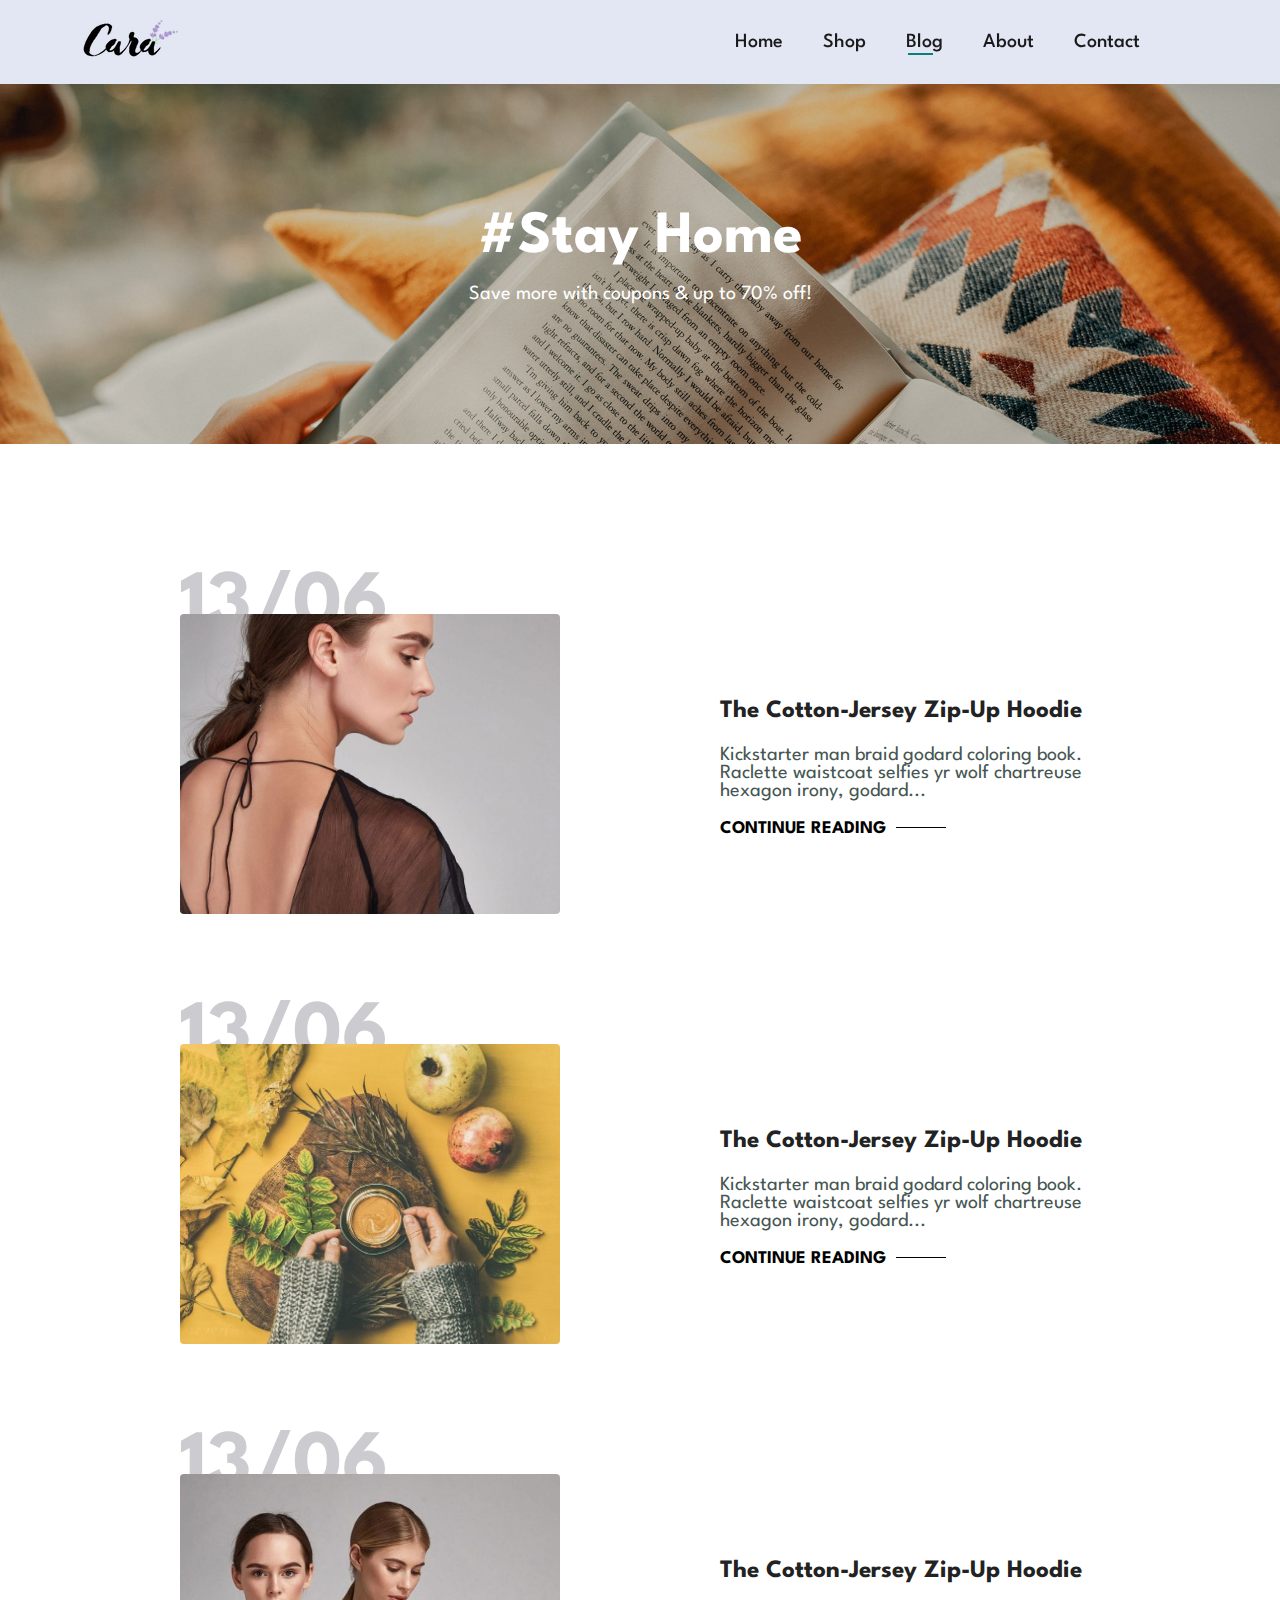
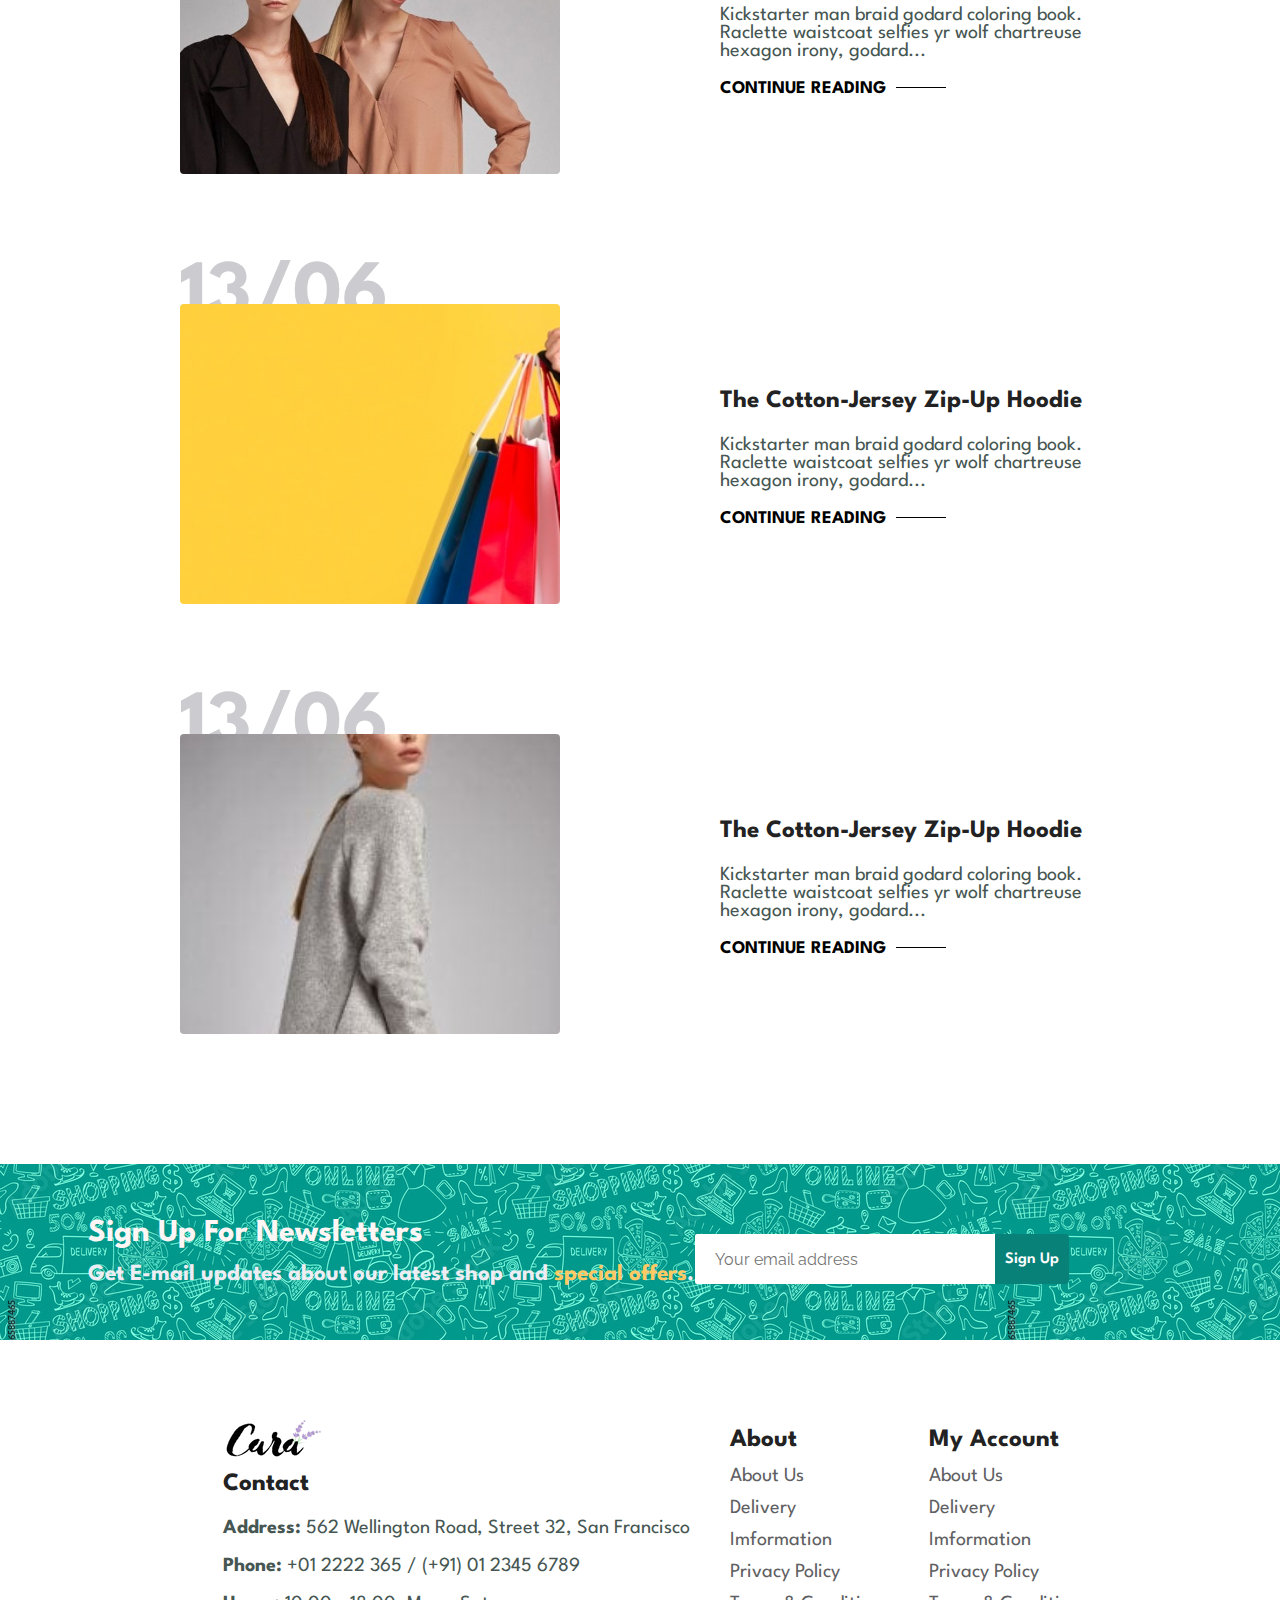
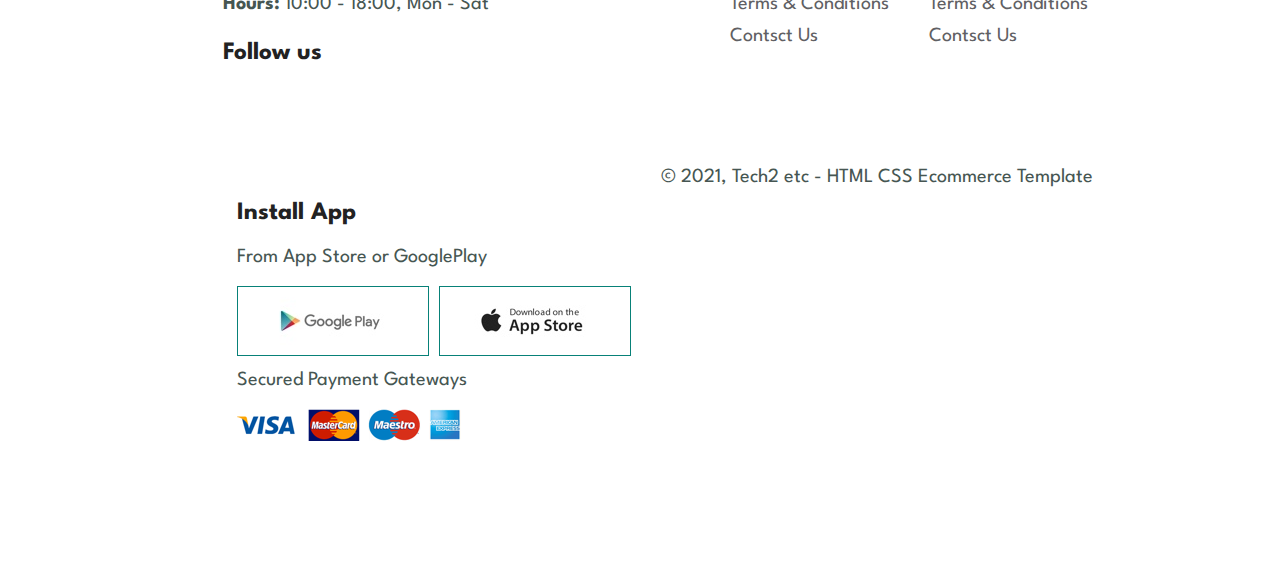
<file: blog.html>
<!DOCTYPE html>
<html lang="en">
<head>
    <meta charset="UTF-8">
    <meta name="viewport" content="width=device-width, initial-scale=1.0">
    <title>choths and style</title>
    <link rel="stylesheet" href="style.css">
    <link rel="stylesheet" href="https://cdnjs.cloudflare.com/ajax/libs/font-awesome/6.4.2/css/all.min.css" integrity="sha512-z3gLpd7yknf1YoNbCzqRKc4qyor8gaKU1qmn+CShxbuBusANI9QpRohGBreCFkKxLhei6S9CQXFEbbKuqLg0DA==" crossorigin="anonymous" referrerpolicy="no-referrer" />
    <link rel="stylesheet" href="https://fonts.googleapis.com/css2?family=Material+Symbols+Outlined:opsz,wght,FILL,GRAD@24,400,0,0" />
    <link rel="stylesheet" href="script.js">
</head>
<body>

    <!------nav section-->
    <section id="header">
        <a href="#"> <img src="images/logo.png" alt=""></a>
        <div>
            <ul id="navbar">
                <li><a href="index.html"> Home</a></li>
                <li><a  href="shop.html"> Shop</a></li>
                <li><a class="active" href="blog.html">Blog</a></li>
                <li><a href="about.html">About</a></li>
                <li><a href="contact.html">Contact</a></li>
                <li><a href="cart.html"><i class="fa-solid fa-bag-shopping"></i></a></li>
            </ul>
        </div>
    </section>
    <!---nav section-end ----->


    <!------ hero section-starts---------->
    <section id="blog-page2">
        <h1>#Stay Home</h1>
        <p>Save more with coupons & up to 70% off!</p> 
    </section>
    <!------ hero section-end---------->

    <!-------blog-boxxx-starts---------->
       <section id="blog">
        
          <div id="blog-box">
            <div class="blog-img">
                <img src="images/blogbox1.jpg" alt="">
            </div>
            <div class="blog-txt">
                <h4>The Cotton-Jersey Zip-Up Hoodie</h4>
                    <p>Kickstarter man braid godard coloring book. Raclette waistcoat selfies
                       yr wolf chartreuse hexagon irony, godard...
                    </p>
                       <a href="#">CONTINUE READING</a>
            </div>
            <div class="blog-num">
                <h1>13/06</h1>
            </div>
          </div>

          <div id="blog-box">
            <div class="blog-img">
                <img src="images/blogboxx2.jpg" alt="">
            </div>
            <div class="blog-txt">
                <h4>The Cotton-Jersey Zip-Up Hoodie</h4>
                    <p>Kickstarter man braid godard coloring book. Raclette waistcoat selfies
                       yr wolf chartreuse hexagon irony, godard...
                    </p>
                       <a href="#">CONTINUE READING</a>
            </div>
            <div class="blog-num">
                <h1>13/06</h1>
            </div>
          </div>

          <div id="blog-box">
            <div class="blog-img">
                <img src="images/blogboxx3.jpg" alt="">
            </div>
            <div class="blog-txt">
                <h4>The Cotton-Jersey Zip-Up Hoodie</h4>
                    <p>Kickstarter man braid godard coloring book. Raclette waistcoat selfies
                       yr wolf chartreuse hexagon irony, godard...
                    </p>
                       <a href="#">CONTINUE READING</a>
            </div>
            <div class="blog-num">
                <h1>13/06</h1>
            </div>
          </div>

          <div id="blog-box">
            <div class="blog-img">
                <img src="images/blogboxx4.jpg" alt="">
            </div>
            <div class="blog-txt">
                <h4>The Cotton-Jersey Zip-Up Hoodie</h4>
                    <p>Kickstarter man braid godard coloring book. Raclette waistcoat selfies
                       yr wolf chartreuse hexagon irony, godard...
                    </p>
                       <a href="#">CONTINUE READING</a>
            </div>
            <div class="blog-num">
                <h1>13/06</h1>
            </div>
          </div>

          <div id="blog-box">
            <div class="blog-img">
                <img src="images/blogboxx5.jpg" alt="">
            </div>
            <div class="blog-txt">
                <h4>The Cotton-Jersey Zip-Up Hoodie</h4>
                    <p>Kickstarter man braid godard coloring book. Raclette waistcoat selfies
                       yr wolf chartreuse hexagon irony, godard...
                    </p>
                       <a href="#">CONTINUE READING</a>
            </div>
            <div class="blog-num">
                <h1>13/06</h1>
            </div>
          </div>


          

       </section>
    <!-------blog-boxxx-end---------->

   <!--news-sec-starts-->
   <section id="news-box" class="section-p1">
    <div class="news-text">
        <h2>Sign Up For Newsletters</h2>
        <h5>Get E-mail updates about our latest shop and <span>special offers</span>.</h5>
    </div>
    <div class="news-input">
        <input type="text" placeholder="Your email address">
        <button class="ban">Sign Up</button>
    </div>
   </section>
   <!--news-sec-end-->

   <!---footer-sec-starts----->
   <footer id="footer-sec">
    <div class="col coll23">
      <img src="images/logo.png" alt="">
      <h4>Contact</h4>
       <p><strong>Address: </strong> 562 Wellington Road, Street 32, San Francisco</p> 
       <p><strong>Phone:</strong> +01 2222 365 / (+91) 01 2345 6789</p>
       <p><strong>Hours:</strong> 10:00 - 18:00, Mon - Sat</p>
     <div class="follow">
       <h4>Follow us</h4>
       <div class="icon">
            <i class="fab fa-facebook-f"></i>
            <i class="fab fa-twitter"></i>
            <i class="fab fa-instagram"></i>
            <i class="fab fa-pinterest-p"></i>
            <i class="fab fa-youtube"></i>
        </div>
     </div>
    </div>

    <div class="col  coll23">
        <h4>About</h4>
            <ul>
                <li><a href="">About Us</a></li>
                <li><a href="">Delivery</a></li>
                <li><a href="">Imformation</a></li>
                <li><a href="">Privacy Policy</a></li>
                <li><a href="">Terms & Conditions</a></li>
                <li><a href="">Contsct Us</a></li>

            </ul>
    </div>

    <div class="col coll23">
        <h4>My Account</h4>
            <ul>
                <li><a href="">About Us</a></li>
                <li><a href="">Delivery</a></li>
                <li><a href="">Imformation</a></li>
                <li><a href="">Privacy Policy</a></li>
                <li><a href="">Terms & Conditions</a></li>
                <li><a href="">Contsct Us</a></li>

            </ul>
    </div>

    <div class="col  coll23 ">
        <h4>Install App</h4>
        <p>From App Store or GooglePlay</p>
        <div class="col2">
            <img src="images/play.jpg" alt="" class="img-pad">
            <img src="images/app.jpg" alt="" class="img-pad">
        </div>
        <p> Secured Payment Gateways</p>
        <img src="images/pay.png" alt="">
    </div>
    <div class="copy">
        <p>© 2021, Tech2 etc - HTML CSS Ecommerce Template</p>
    </div>

</footer>





</body>
</html>
</file>
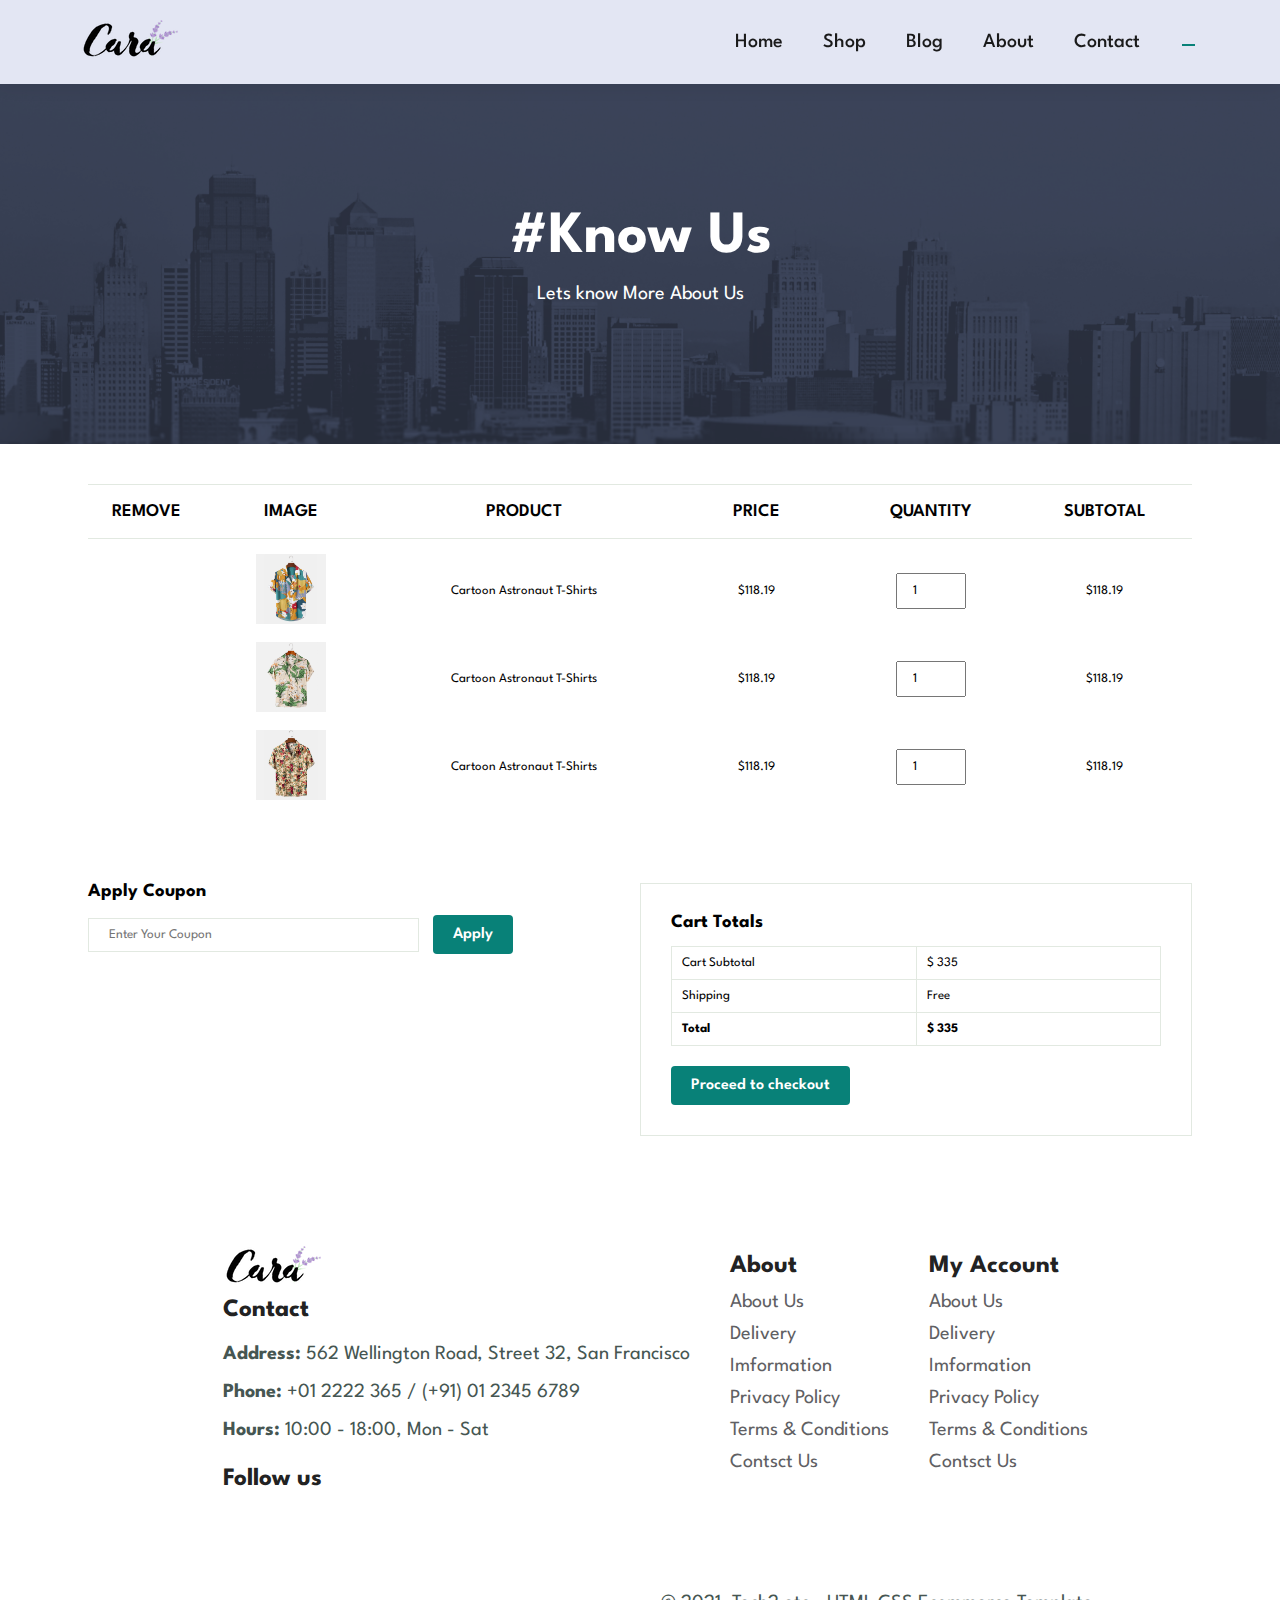
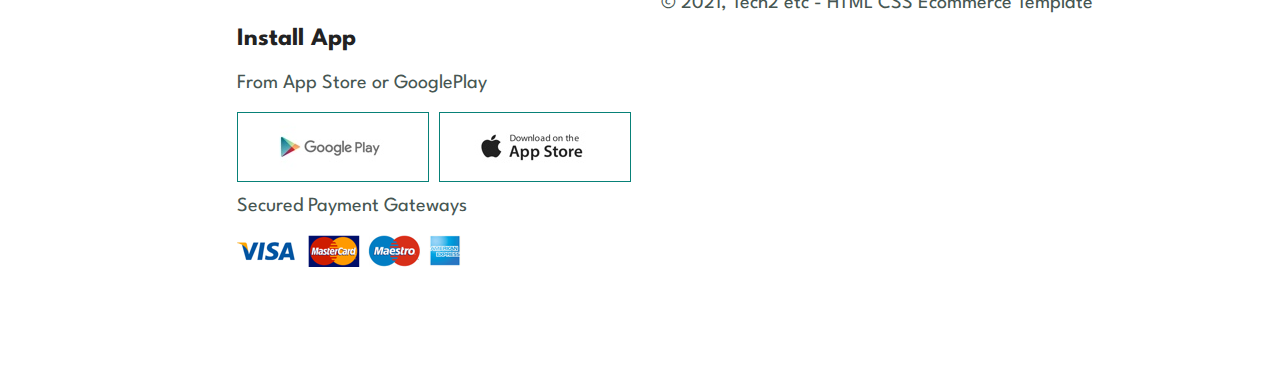
<file: cart.html>
<!DOCTYPE html>
<html lang="en">
<head>
    <meta charset="UTF-8">
    <meta name="viewport" content="width=device-width, initial-scale=1.0">
    <title>choths and style</title>
    <link rel="stylesheet" href="style.css">
    <link rel="stylesheet" href="https://cdnjs.cloudflare.com/ajax/libs/font-awesome/6.4.2/css/all.min.css" integrity="sha512-z3gLpd7yknf1YoNbCzqRKc4qyor8gaKU1qmn+CShxbuBusANI9QpRohGBreCFkKxLhei6S9CQXFEbbKuqLg0DA==" crossorigin="anonymous" referrerpolicy="no-referrer" />
    <link rel="stylesheet" href="https://fonts.googleapis.com/css2?family=Material+Symbols+Outlined:opsz,wght,FILL,GRAD@24,400,0,0" />
    <link rel="stylesheet" href="script.js">
</head>
<body>

    <!------nav section-->
    <section id="header">
        <a href="#"> <img src="images/logo.png" alt=""></a>
        <div>
            <ul id="navbar">
                <li><a href="index.html"> Home</a></li>
                <li><a  href="shop.html"> Shop</a></li>
                <li><a href="blog.html">Blog</a></li>
                <li><a href="about.html">About</a></li>
                <li><a  href="contact.html">Contact</a></li>
                <li><a  class="active"  href=""><i class="fa-solid fa-bag-shopping"></i></a></li>
            </ul>
        </div>
    </section>
    <!---nav section-end ----->


    <!------ hero section-starts---------->
    <section id="blog-page22">
        <h1>#Know Us</h1>
        <p>Lets know More About Us</p> 
    </section>
    <!------ hero section-end---------->
    <!------cart page starts ------>
    <section id="cart" class="section-p1">
        <table width="100%">
            <thead>
                    <tr>
                            <td>Remove</td>
                            <td>Image</td>
                            <td>Product</td>
                            <td>Price</td>
                            <td>Quantity</td>
                            <td>Subtotal</td>
                    </tr>
            </thead>

            <tbody>
                <tr>
                    <td><a href="#"><i class="far fa-times-circle"></i></a></td>
                    <td><img src="images/f1.jpg" alt=""></td>
                    <td>Cartoon Astronaut T-Shirts</td>
                    <td>$118.19</td>
                    <td><input type="number" value="1"></td>
                    <td>$118.19</td>
                </tr>

                <tr>
                    <td><a href="#"><i class="far fa-times-circle"></i></a></td>
                    <td><img src="images/f2.jpg" alt=""></td>
                    <td>Cartoon Astronaut T-Shirts</td>
                    <td>$118.19</td>
                    <td><input type="number" value="1"></td>
                    <td>$118.19</td>
                </tr>

                <tr>
                    <td><a href="#"><i class="far fa-times-circle"></i></a></td>
                    <td><img src="images/f3.jpg" alt=""></td>
                    <td>Cartoon Astronaut T-Shirts</td>
                    <td>$118.19</td>
                    <td><input type="number" value="1"></td>
                    <td>$118.19</td>
                </tr>
            </tbody>
            
        </table>
    </section>

    <!--------coupon sec------------>
    <section id="cart-add" class="section-p1">
        <div id="coupon">
              <h3>Apply Coupon</h3>
            <div>
                <input type="text" placeholder="Enter Your Coupon">
                <button class="normal">Apply</button>
            </div>
        </div>
        

        <div id="subtotal">
            <h3>Cart Totals</h3>
            <table>
                <tr>
                    <td>Cart Subtotal</td>
                    <td>$ 335</td>
                </tr>
                    <tr>
                        <td>Shipping</td>
                        <td>Free</td>
                    </tr>
                        <tr>
                            <td><strong>Total</strong></td>
                            <td><strong>$ 335</strong></td>
                        </tr>
            </table>
            <button class="normal">Proceed to checkout</button>
        </div>
    </section>







   <!---footer-sec-starts----->
   <footer id="footer-sec">
    <div class="col coll23">
      <img src="images/logo.png" alt="">
      <h4>Contact</h4>
       <p><strong>Address: </strong> 562 Wellington Road, Street 32, San Francisco</p> 
       <p><strong>Phone:</strong> +01 2222 365 / (+91) 01 2345 6789</p>
       <p><strong>Hours:</strong> 10:00 - 18:00, Mon - Sat</p>
     <div class="follow">
       <h4>Follow us</h4>
       <div class="icon">
            <i class="fab fa-facebook-f"></i>
            <i class="fab fa-twitter"></i>
            <i class="fab fa-instagram"></i>
            <i class="fab fa-pinterest-p"></i>
            <i class="fab fa-youtube"></i>
        </div>
     </div>
    </div>

    <div class="col  coll23">
        <h4>About</h4>
            <ul>
                <li><a href="">About Us</a></li>
                <li><a href="">Delivery</a></li>
                <li><a href="">Imformation</a></li>
                <li><a href="">Privacy Policy</a></li>
                <li><a href="">Terms & Conditions</a></li>
                <li><a href="">Contsct Us</a></li>

            </ul>
    </div>

    <div class="col coll23">
        <h4>My Account</h4>
            <ul>
                <li><a href="">About Us</a></li>
                <li><a href="">Delivery</a></li>
                <li><a href="">Imformation</a></li>
                <li><a href="">Privacy Policy</a></li>
                <li><a href="">Terms & Conditions</a></li>
                <li><a href="">Contsct Us</a></li>

            </ul>
    </div>

    <div class="col  coll23 ">
        <h4>Install App</h4>
        <p>From App Store or GooglePlay</p>
        <div class="col2">
            <img src="images/play.jpg" alt="" class="img-pad">
            <img src="images/app.jpg" alt="" class="img-pad">
        </div>
        <p> Secured Payment Gateways</p>
        <img src="images/pay.png" alt="">
    </div>
    <div class="copy">
        <p>© 2021, Tech2 etc - HTML CSS Ecommerce Template</p>
    </div>

</footer>





</body>
</html>
</file>
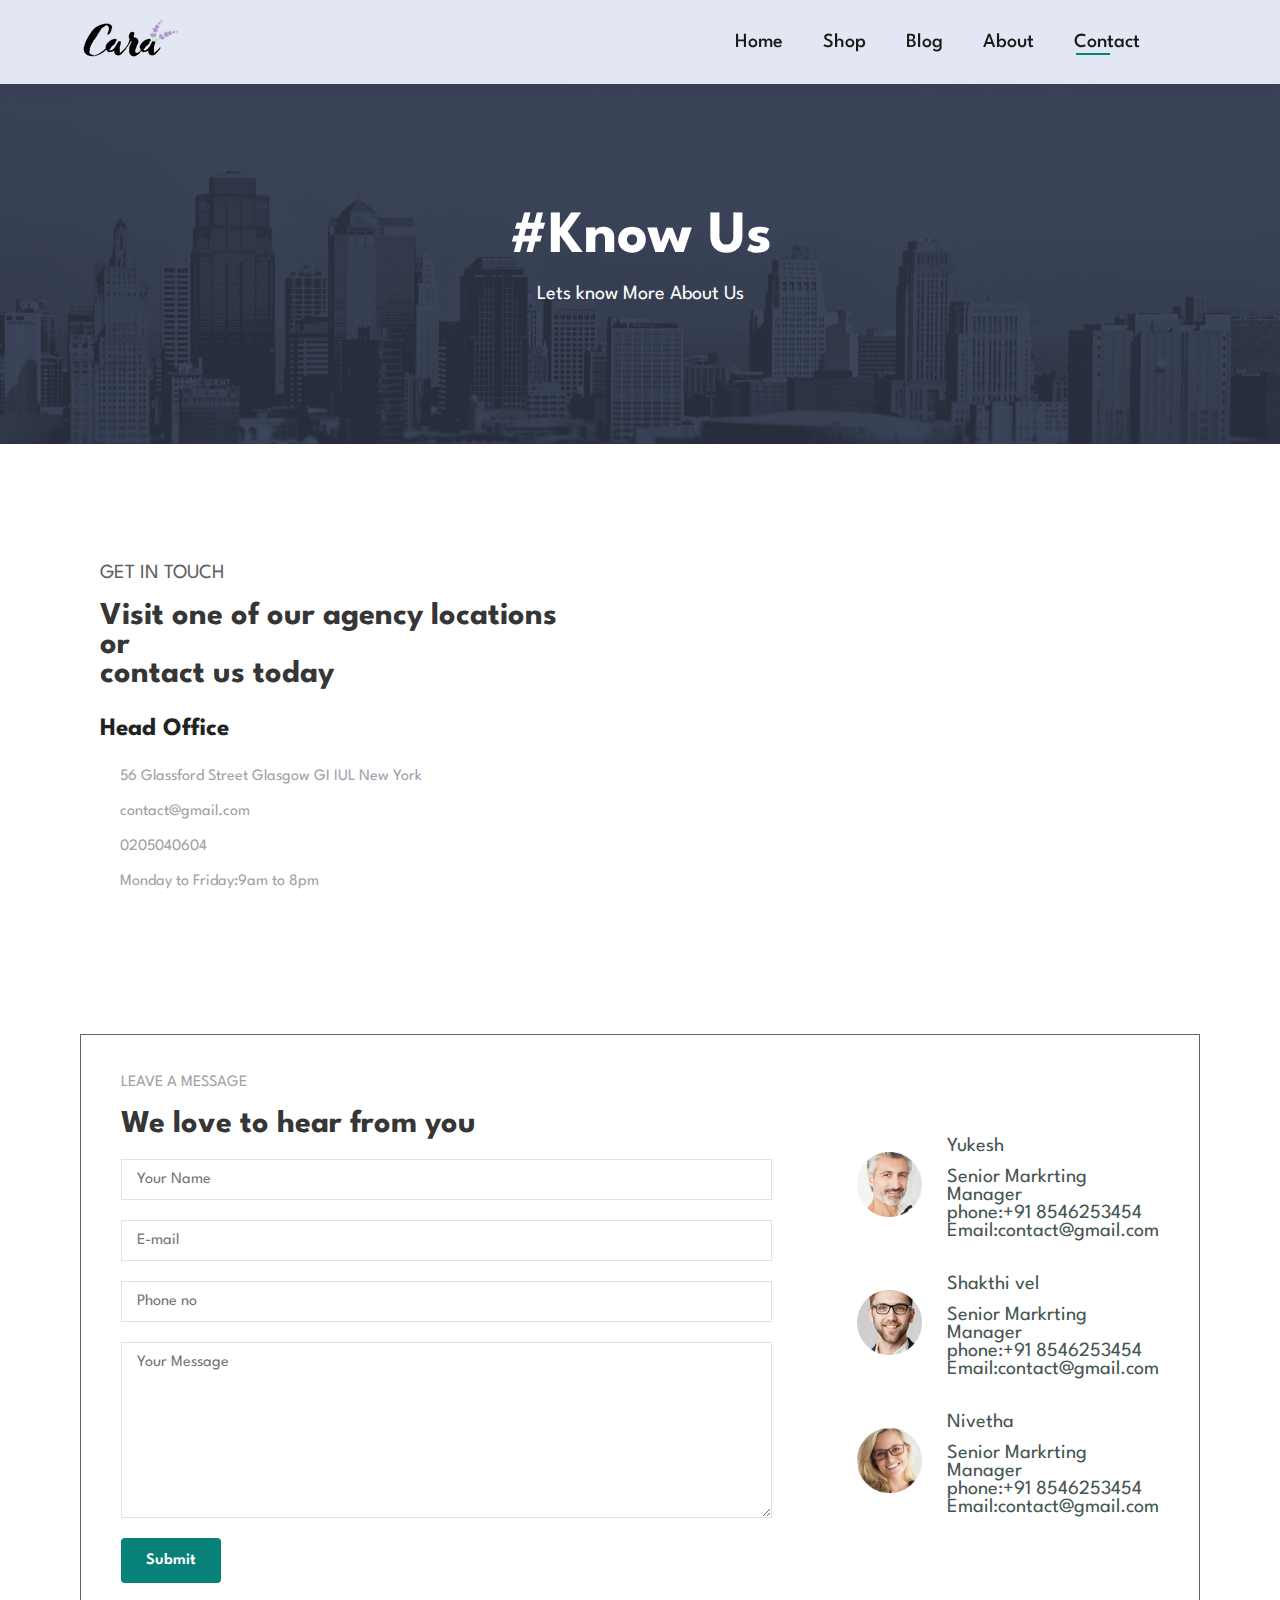
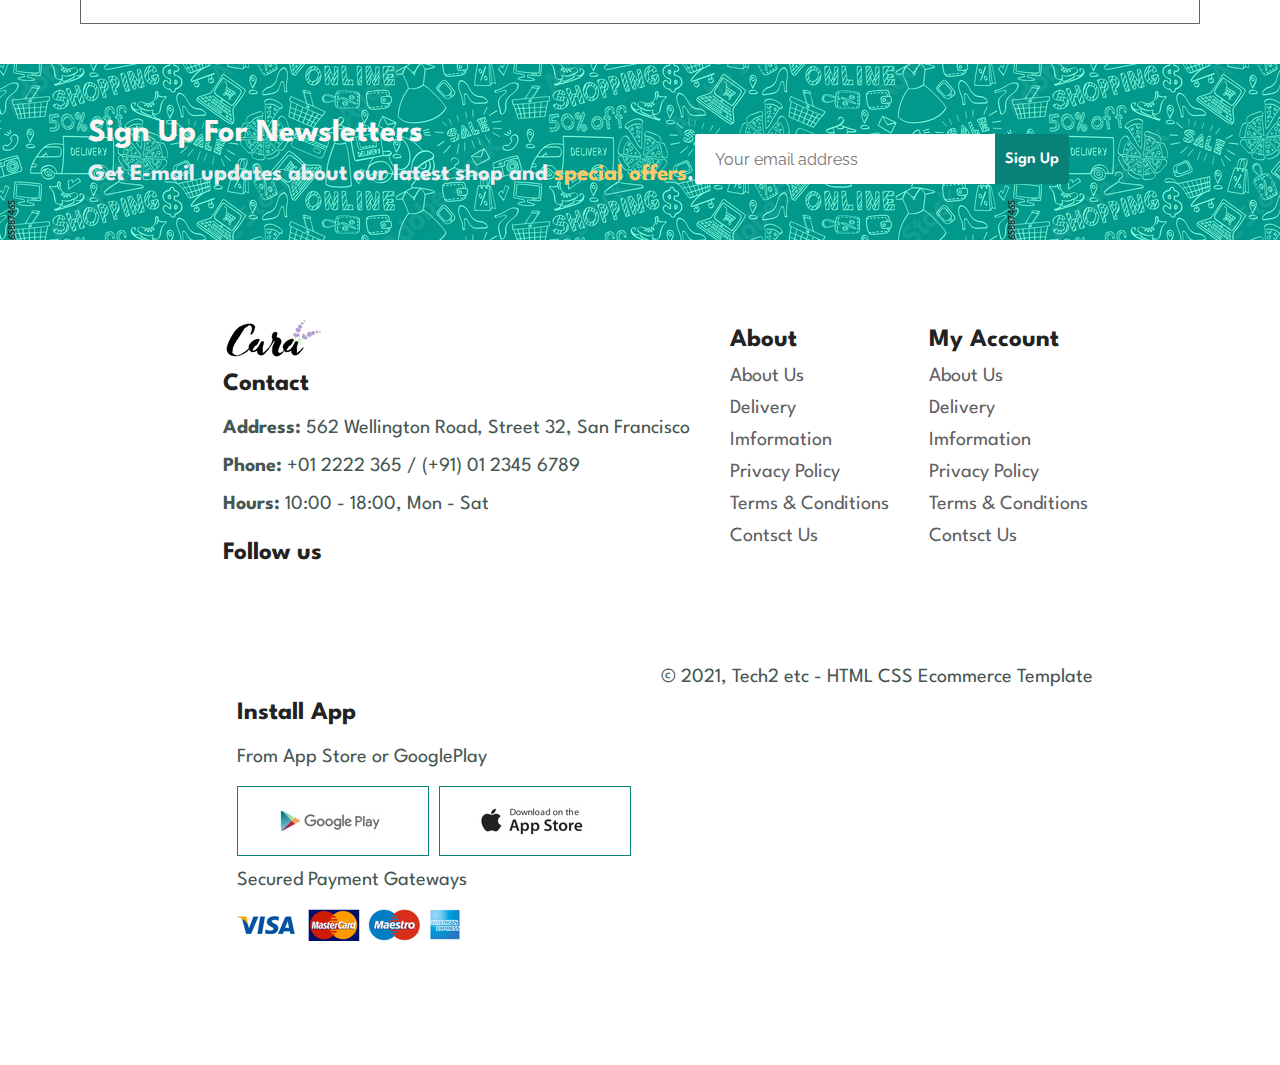
<file: contact.html>
<!DOCTYPE html>
<html lang="en">
<head>
    <meta charset="UTF-8">
    <meta name="viewport" content="width=device-width, initial-scale=1.0">
    <title>choths and style</title>
    <link rel="stylesheet" href="style.css">
    <link rel="stylesheet" href="https://cdnjs.cloudflare.com/ajax/libs/font-awesome/6.4.2/css/all.min.css" integrity="sha512-z3gLpd7yknf1YoNbCzqRKc4qyor8gaKU1qmn+CShxbuBusANI9QpRohGBreCFkKxLhei6S9CQXFEbbKuqLg0DA==" crossorigin="anonymous" referrerpolicy="no-referrer" />
    <link rel="stylesheet" href="https://fonts.googleapis.com/css2?family=Material+Symbols+Outlined:opsz,wght,FILL,GRAD@24,400,0,0" />
    <link rel="stylesheet" href="script.js">
</head>
<body>

    <!------nav section-->
    <section id="header">
        <a href="#"> <img src="images/logo.png" alt=""></a>
        <div>
            <ul id="navbar">
                <li><a href="index.html"> Home</a></li>
                <li><a  href="shop.html"> Shop</a></li>
                <li><a href="blog.html">Blog</a></li>
                <li><a href="about.html">About</a></li>
                <li><a  class="active" href="contact.html">Contact</a></li>
                <li><a href="cart.html"><i class="fa-solid fa-bag-shopping"></i></a></li>
            </ul>
        </div>
    </section>
    <!---nav section-end ----->


    <!------ hero section-starts---------->
    <section id="blog-page22">
        <h1>#Know Us</h1>
        <p>Lets know More About Us</p> 
    </section>
    <!------ hero section-end---------->

    <!-----contact-box ------>
    <section id="Contact-container">
      <div class="contact-box">
        <div class="contact-txt">
            <h5>GET IN TOUCH</h5>
            <h3> Visit one of our agency locations or <br> contact us today</h3>
            <h4>Head Office</h4>
            <h6> <i class="fa-regular fa-map"></i> 56 Glassford Street Glasgow GI IUL New York</h6>
            <h6><i class="fa-regular fa-envelope"></i>contact@gmail.com</h6>
            <h6><i class="fa-solid fa-phone"></i>0205040604</h6>
            <h6><i class="fa-regular fa-clock"></i>Monday to Friday:9am to 8pm</h6>
        </div>
        <div class="map">
            <iframe src="https://www.google.com/maps/embed?pb=!1m18!1m12!1m3!1d124396.41118166446!2d80.08291709726561!3d13.010955600000003!2m3!1f0!2f0!3f0!3m2!1i1024!2i768!4f13.1!3m3!1m2!1s0x3a52679fd80e657f%3A0x9727dde0ba49c84e!2sAnna%20University!5e0!3m2!1sen!2sin!4v1705407818468!5m2!1sen!2sin" width="600" height="450" style="border:0;" allowfullscreen="" loading="lazy" referrerpolicy="no-referrer-when-downgrade"></iframe>
        </div>
      </div>
    </section>

    <!------form-sec--start---------->
    <section id="form-details">
        <form action="">
        <span>LEAVE A MESSAGE</span>
        <h3>We love to hear from you</h3>
        <input type="text" placeholder="Your Name">
        <input type="text" placeholder="E-mail">
        <input type="text" placeholder="Phone no">
        <textarea name="" id="" cols="30" rows="10" placeholder="Your Message"></textarea>
        <button class="normal22">Submit</button>
        </form>

       <div id="ppl-box">
        <div class="people-box">
            <img src="images/ppl1.png" alt="">
            <p><span>Yukesh</span> Senior Markrting Manager <br> phone:+91 8546253454<br> 
            Email:contact@gmail.com <br></p>
        </div>

        <div class="people-box">
            <img src="images/ppl2.png" alt="">
            <p><span>Shakthi vel</span> Senior Markrting Manager <br> phone:+91 8546253454 <br>
            Email:contact@gmail.com <br></p>
        </div>

        <div class="people-box">
            <img src="images/ppl3.png" alt="">
            <p><span>Nivetha</span> Senior Markrting Manager <br> phone:+91 8546253454 <br>
            Email:contact@gmail.com <br></p>
        </div>
       </div>
    </section>

   <!--news-sec-starts-->
   <section id="news-box" class="section-p1">
    <div class="news-text">
        <h2>Sign Up For Newsletters</h2>
        <h5>Get E-mail updates about our latest shop and <span>special offers</span>.</h5>
    </div>
    <div class="news-input">
        <input type="text" placeholder="Your email address">
        <button class="ban">Sign Up</button>
    </div>
   </section>
   <!--news-sec-end-->

   <!---footer-sec-starts----->
   <footer id="footer-sec">
    <div class="col coll23">
      <img src="images/logo.png" alt="">
      <h4>Contact</h4>
       <p><strong>Address: </strong> 562 Wellington Road, Street 32, San Francisco</p> 
       <p><strong>Phone:</strong> +01 2222 365 / (+91) 01 2345 6789</p>
       <p><strong>Hours:</strong> 10:00 - 18:00, Mon - Sat</p>
     <div class="follow">
       <h4>Follow us</h4>
       <div class="icon">
            <i class="fab fa-facebook-f"></i>
            <i class="fab fa-twitter"></i>
            <i class="fab fa-instagram"></i>
            <i class="fab fa-pinterest-p"></i>
            <i class="fab fa-youtube"></i>
        </div>
     </div>
    </div>

    <div class="col  coll23">
        <h4>About</h4>
            <ul>
                <li><a href="">About Us</a></li>
                <li><a href="">Delivery</a></li>
                <li><a href="">Imformation</a></li>
                <li><a href="">Privacy Policy</a></li>
                <li><a href="">Terms & Conditions</a></li>
                <li><a href="">Contsct Us</a></li>

            </ul>
    </div>

    <div class="col coll23">
        <h4>My Account</h4>
            <ul>
                <li><a href="">About Us</a></li>
                <li><a href="">Delivery</a></li>
                <li><a href="">Imformation</a></li>
                <li><a href="">Privacy Policy</a></li>
                <li><a href="">Terms & Conditions</a></li>
                <li><a href="">Contsct Us</a></li>

            </ul>
    </div>

    <div class="col  coll23 ">
        <h4>Install App</h4>
        <p>From App Store or GooglePlay</p>
        <div class="col2">
            <img src="images/play.jpg" alt="" class="img-pad">
            <img src="images/app.jpg" alt="" class="img-pad">
        </div>
        <p> Secured Payment Gateways</p>
        <img src="images/pay.png" alt="">
    </div>
    <div class="copy">
        <p>© 2021, Tech2 etc - HTML CSS Ecommerce Template</p>
    </div>

</footer>





</body>
</html>
</file>
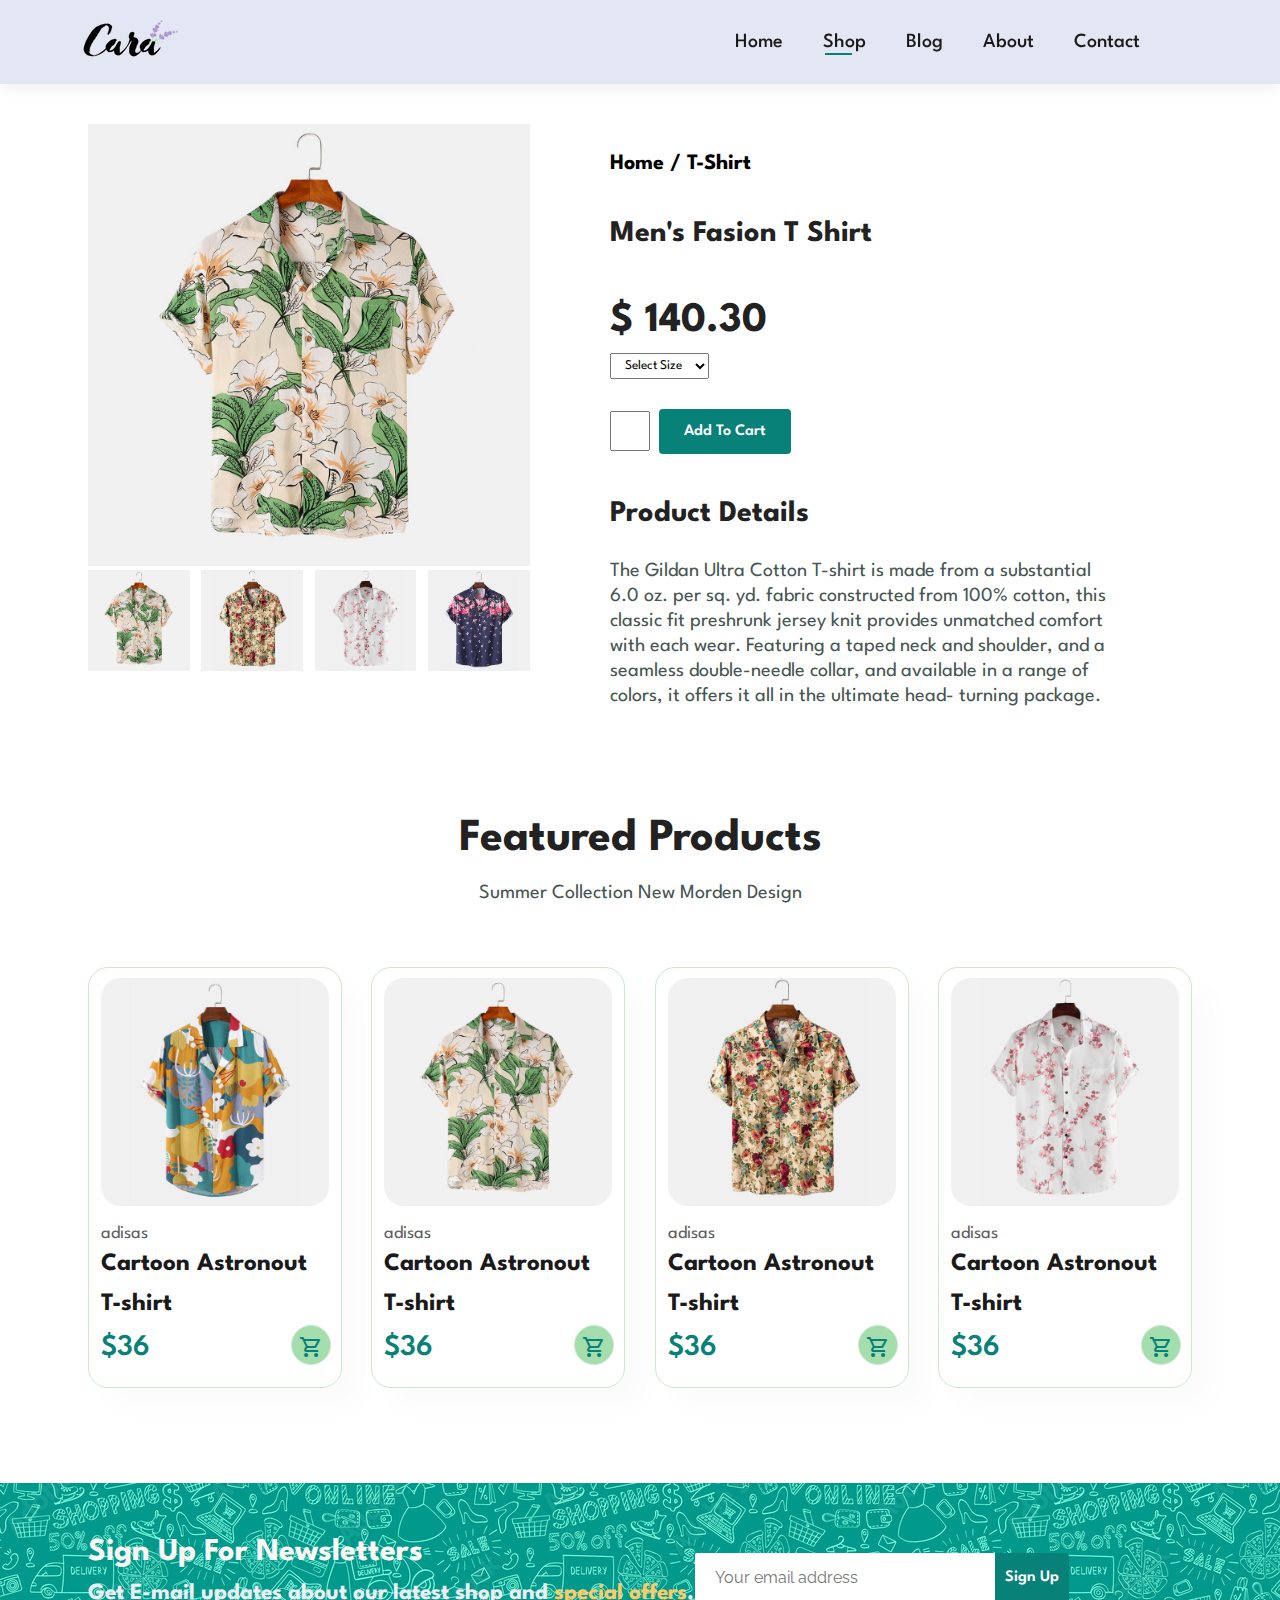
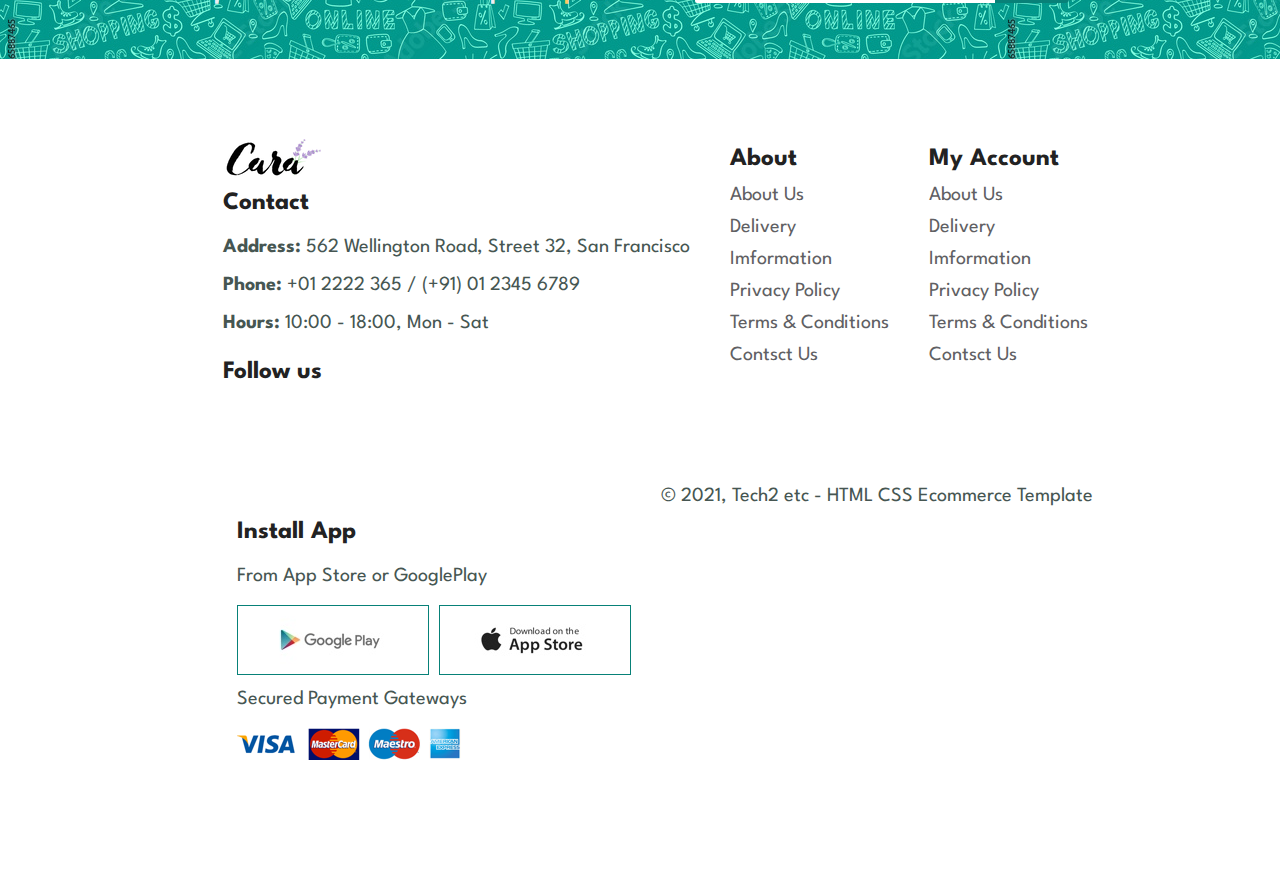
<file: smlproduct.html>
<!DOCTYPE html>
<html lang="en">
<head>
    <meta charset="UTF-8">
    <meta name="viewport" content="width=device-width, initial-scale=1.0">
    <title>choths and style</title>
    <link rel="stylesheet" href="style.css">
    <link rel="stylesheet" href="script.js">
    <link rel="stylesheet" href="https://cdnjs.cloudflare.com/ajax/libs/font-awesome/6.4.2/css/all.min.css" integrity="sha512-z3gLpd7yknf1YoNbCzqRKc4qyor8gaKU1qmn+CShxbuBusANI9QpRohGBreCFkKxLhei6S9CQXFEbbKuqLg0DA==" crossorigin="anonymous" referrerpolicy="no-referrer" />
    <link rel="stylesheet" href="https://fonts.googleapis.com/css2?family=Material+Symbols+Outlined:opsz,wght,FILL,GRAD@24,400,0,0" />
</head>
<body>

    <!------nav section-->
    <section id="header">
        <a href="#"> <img src="images/logo.png" alt=""></a>
        <div>
            <ul id="navbar">
                <li><a href="index.html"> Home</a></li>
                <li><a class="active" href="shop.html"> Shop</a></li>
                <li><a href="blog.html">Blog</a></li>
                <li><a href="about.html">About</a></li>
                <li><a href="contact.html">Contact</a></li>
                <li><a href="cart.html"><i class="fa-solid fa-bag-shopping"></i></a></li>
            </ul>
        </div>
    </section>
    <!---nav section-end ----->

    <!---single-product-starts-->

<section id="product-single" class=" section-p1">
    <div class="product-box3">
        <img src="images/f2.jpg"  alt="" width="100%" id="main-img">
        <div class="sml-box">
            <div class="small-img">
                <img src="images/f2.jpg"  alt="" width="100%" class="smallimg">
            </div>

            <div class="small-img">
                <img src="images/f3.jpg"  alt="" width="100%" class="smallimg">
            </div>

            <div class="small-img">
                <img src="images/f4.jpg"  alt="" width="100%" class="smallimg">
            </div>

            <div class="small-img">
                <img src="images/f5.jpg"  alt="" width="100%" class="smallimg">
            </div>
        </div>
    </div>


    <div class="pro-details">
        <h3>Home / T-Shirt</h3>
        <h2>Men's Fasion T Shirt</h2>
        <h1>$ 140.30</h1>
        <select>
            <option value="medium">Select Size</option>
            <option value="medium">Small</option>
            <option value="medium">Large</option>
            <option value="medium">Medium</option>
            <option value="medium">XL</option>
            <option value="medium">XXL</option>
        </select>

        <input type="number">
        <button class="normal22">Add To Cart</button>
        <h2>Product Details</h2>
        <p>The Gildan Ultra Cotton T-shirt is made from a substantial
             6.0 oz. per sq. yd. fabric constructed from 100% cotton, 
             this classic fit preshrunk jersey knit provides unmatched comfort with each wear. Featuring a taped neck and shoulder,
             and a seamless double-needle collar, and available in 
             a range of colors, it offers it all in the ultimate head- turning package.</p>
    </div>
</section>
    <!---single-product-end-->

     <!---product-box-starts------>
     <section id="product1" class="section-p1">
        <h2>Featured Products</h2>
        <p>Summer Collection New Morden Design</p>
        <div class="product-box">
            <div class="pro">
                <img src="images/f1.jpg" alt="">
                <div class="dis">
                    <span>adisas</span>
                    <h4>Cartoon Astronout T-shirt</h4>
                    <div class="stars">
                        <i class="fa-solid fa-star"></i>
                        <i class="fa-solid fa-star"></i>
                        <i class="fa-solid fa-star"></i>
                        <i class="fa-solid fa-star"></i>
                        <i class="fa-regular fa-star"></i>
                    </div>
                    <h3>$36</h3>
                </div>
 
              <a href=""><span class="material-symbols-outlined">shopping_cart  </span></a>  
            </div>

            <div class="pro">
                <img src="images/f2.jpg" alt="">
                <div class="dis">
                    <span>adisas</span>
                    <h4>Cartoon Astronout T-shirt</h4>
                    <div class="stars">
                        <i class="fa-solid fa-star"></i>
                        <i class="fa-solid fa-star"></i>
                        <i class="fa-solid fa-star"></i>
                        <i class="fa-solid fa-star"></i>
                        <i class="fa-regular fa-star"></i>
                    </div>
                    <h3>$36</h3>
                </div>
 
              <a href=""><span class="material-symbols-outlined">shopping_cart  </span></a>  
            </div>

            <div class="pro">
                <img src="images/f3.jpg" alt="">
                <div class="dis">
                    <span>adisas</span>
                    <h4>Cartoon Astronout T-shirt</h4>
                    <div class="stars">
                        <i class="fa-solid fa-star"></i>
                        <i class="fa-solid fa-star"></i>
                        <i class="fa-solid fa-star"></i>
                        <i class="fa-solid fa-star"></i>
                        <i class="fa-regular fa-star"></i>
                    </div>
                    <h3>$36</h3>
                </div>
 
              <a href=""><span class="material-symbols-outlined">shopping_cart  </span></a>  
            </div>

            <div class="pro">
                <img src="images/f4.jpg" alt="">
                <div class="dis">
                    <span>adisas</span>
                    <h4>Cartoon Astronout T-shirt</h4>
                    <div class="stars">
                        <i class="fa-solid fa-star"></i>
                        <i class="fa-solid fa-star"></i>
                        <i class="fa-solid fa-star"></i>
                        <i class="fa-solid fa-star"></i>
                        <i class="fa-regular fa-star"></i>
                    </div>
                    <h3>$36</h3>
                </div>
 
              <a href=""><span class="material-symbols-outlined">shopping_cart  </span></a>  
            </div>

        
         </div>

  </section>
   <!-----product-box-end------->

   <!--news-sec-starts-->
   <section id="news-box" class="section-p1">
    <div class="news-text">
        <h2>Sign Up For Newsletters</h2>
        <h5>Get E-mail updates about our latest shop and <span>special offers</span>.</h5>
    </div>
    <div class="news-input">
        <input type="text" placeholder="Your email address">
        <button class="ban">Sign Up</button>
    </div>
   </section>
   <!--news-sec-end-->

   <!---footer-sec-starts----->
   <footer id="footer-sec">
    <div class="col coll23">
      <img src="images/logo.png" alt="">
      <h4>Contact</h4>
       <p><strong>Address: </strong> 562 Wellington Road, Street 32, San Francisco</p> 
       <p><strong>Phone:</strong> +01 2222 365 / (+91) 01 2345 6789</p>
       <p><strong>Hours:</strong> 10:00 - 18:00, Mon - Sat</p>
     <div class="follow">
       <h4>Follow us</h4>
       <div class="icon">
            <i class="fab fa-facebook-f"></i>
            <i class="fab fa-twitter"></i>
            <i class="fab fa-instagram"></i>
            <i class="fab fa-pinterest-p"></i>
            <i class="fab fa-youtube"></i>
        </div>
     </div>
    </div>

    <div class="col  coll23">
        <h4>About</h4>
            <ul>
                <li><a href="">About Us</a></li>
                <li><a href="">Delivery</a></li>
                <li><a href="">Imformation</a></li>
                <li><a href="">Privacy Policy</a></li>
                <li><a href="">Terms & Conditions</a></li>
                <li><a href="">Contsct Us</a></li>

            </ul>
    </div>

    <div class="col coll23">
        <h4>My Account</h4>
            <ul>
                <li><a href="">About Us</a></li>
                <li><a href="">Delivery</a></li>
                <li><a href="">Imformation</a></li>
                <li><a href="">Privacy Policy</a></li>
                <li><a href="">Terms & Conditions</a></li>
                <li><a href="">Contsct Us</a></li>

            </ul>
    </div>

    <div class="col  coll23 ">
        <h4>Install App</h4>
        <p>From App Store or GooglePlay</p>
        <div class="col2">
            <img src="images/play.jpg" alt="" class="img-pad">
            <img src="images/app.jpg" alt="" class="img-pad">
        </div>
        <p> Secured Payment Gateways</p>
        <img src="images/pay.png" alt="">
    </div>
    <div class="copy">
        <p>© 2021, Tech2 etc - HTML CSS Ecommerce Template</p>
    </div>

</footer>

<!-----java-script-------------------->

<script>
    var mainimg = document.getElementById("main-img");
var smallimg = document.getElementsByClassName("smallimg");

smallimg[0].onclick = function(){
    mainimg.src = smallimg[0].src;
}
smallimg[1].onclick = function(){
    mainimg.src = smallimg[1].src;
}
smallimg[2].onclick = function(){
    mainimg.src = smallimg[2].src;
}
smallimg[3].onclick = function(){
    mainimg.src = smallimg[3].src;
}
</script>
 
</body>
</html>
</file>
<file: style.css>
@import url('https://fonts.googleapis.com/css2?family=League+Spartan:wght@100;200;300;400;500;600;700;800;900&display=swap');
@import url('https://fonts.googleapis.com/css2?family=Raleway:wght@100;200;300&display=swap');
*{
    padding: 0;
    margin: 0;
    box-sizing: border-box;
    font-family: 'League Spartan', sans-serif;
}
body{
    width: 100%;
}
h1{
font-size: 60px; line-height: 64px;
color: #222;
}
h2 {
font-size: 46px; line-height: 60px; color: #222;
}
h4 {
font-size: 25px;
color: #222;
line-height: 40px
}
h6 {
font-weight: 700;
font-size: 12px;
}
p
{font-size: 20px;
color: #465652;
margin: 15px 0 20px 0;
}
.section-p1 {
padding: 40px 88px;
}
.section-p2 {
    padding: 40px 88px;
    }
.section-m1 {
margin: 40px 0;
}
button.normal {
    font-size: 16px;
    font-weight: 600;
    padding: 15px 30px;
    color: #000;
    background-color: #fff;
    border-radius: 4px;
    cursor: pointer;
    border: none;
    outline: none;
    transition: 0.2s;
}
button.normal22 {
    font-size: 16px;
    font-weight: 600;
    padding: 15px 25px;
    color: white;
    background-color: #088178;
    border-radius: 4px;
    cursor: pointer;
    border: none;
    outline: none;
    transition: 0.2s;
}
button.ban {
    font-size: 16px;
    font-weight: 600;
    padding: 0px 10px;
    color: #000;
    background-color: #fff;
    border-radius: 4px;
    cursor: pointer;
    border: none;
    outline: none;
    transition: 0.2s;
}
button.white {
    font-size: 16px;
    font-weight: 600;
    padding: 15px 30px;
    color:white;
    background-color: transparent;
    border: 2px solid white;
    border-radius: 4px;
    cursor: pointer;
    outline: #088178;
    transition: 0.2s;
}
button.white:hover{
    background-color: #088178;
    border: 1px solid #088178;
}
/* nav bar*/

#header{
    display: flex;
    justify-content: space-between;
    align-items: center;
    padding: 20px 80px ;
    background: #E3E6F3;
    box-shadow: 0 5px 15px rgba(0, 0, 0, 0.06);
    position: sticky;
    z-index: 555;
    top: 0;
    left: 0;
    width: 100%;
   
}

#navbar{
    display: flex;
    justify-content: center;
    align-items: center;
}
#navbar li{
    list-style: none;
    padding: 0px 20px;
    position: relative;
}
#navbar a{
    text-decoration: none;
    font-size: 20px;
    font-weight: 500;
    color: #1a1a1a;
    transition: .3s ease;
}
/* nav under line stylings */
#navbar li a:hover,
#navbar li a .active
{
    color:#088178;
}
#navbar li a.active::after,
#navbar li a:hover::after{
    content: "";
    width: 32%;
    height: 2px;
    background-color: #088178;
    position: absolute;
    bottom: -4px; 
    left: 22px;
    transition: 0.3s ease;
    color:#088178;
}
/* nav under line stylings - end */

/* hero section-starts */
#hero{
    background-image: url(images/hero3.png);
    width: 100%;
    height: 90vh;
    background-size: cover;
    background-position: top 45% right 0%;
    display: flex;
    justify-content: center;
    flex-direction: column;
    align-items: flex-start;
    padding: 0px 120px;

}
#hero h1{
color: #088178;
}
#hero button{
    background-image: url(images/button.png);
    background-color: transparent;
    color: #088178;
    font-size: 18px;
    background-repeat: no-repeat;
    text-align: center;
    padding: 15px 80px 14px 68px ;
    border: none;
    font-weight: 600;
    cursor: pointer;
}
/* hero section-end  */

/*---feature-boxx---*/
#feature{
    display: flex;
    flex-wrap: wrap;
    align-items: center;
    justify-content: space-between;
}

#feature .fe-box{
    width: 180px;
    text-align: center;
    padding: 25px 15px;
    box-shadow: 20px 20px 34px rgba(0, 0, 0, 0.03);
    border: 1px solid #cce7d0;
    border-radius: 4px;
    margin: 20px 0px;
}
#feature .fe-box:hover{
    box-shadow: 10px 10px 54px rgba(70, 62, 221, 0.1);
 }

 #feature .fe-box h6   {
    margin-top: 5px;
    display: inline-block;
    padding: 9px 8px 6px 8px;
    line-height: 1;
    border-radius: 4px;
    color: #088178;
    background-color: #fddde4;
    cursor: pointer;
}

#feature .fe-box:nth-child(1) h6{
    background-color: rgb(219,244,246) ;
}

#feature .fe-box:nth-child(2) h6{
    background-color:rgb(248,231,241) ;
}

#feature .fe-box:nth-child(3) h6{
    background-color: rgb(234,245,216) ;
}

#feature .fe-box:nth-child(4) h6{
    background-color: rgb(227,221,244) ;
}

#feature .fe-box:nth-child(5) h6{
    background-color: rgb(246,229,219) ;
}

#feature .fe-box:nth-child(6) h6{
    background-color: rgb(219,235,246) ;
}
/*---feature-boxx-end ---*/

/*--- product-container-starts -----*/
#product1{
    text-align: center;
}
#product1 .pro{
    width: 23%;
    min-width: 250px;
    padding: 10px 12px;
    border: 1px solid #cce7d0;
    border-radius: 20px;
    cursor: pointer;
    box-shadow: 20px 20px 30px rgba(0, 0, 0, 0.02);
    margin: 15px 0px ;
    transition: 0.3s;
    position: relative;
}
#product1 .pro img{
    width: 100%;
    border-radius: 20px;
}

#product1 .pro:hover{
    box-shadow: 20px 20px 30px rgba(0, 0, 0, 0.06);
}

#product1 .pro .dis{
    text-align: start;
    padding: 15px 0px;
}
#product1 .pro .dis span {
    color: #606063;
    font-size: 18px;
    }
#product1 .pro .dis h4{
    padding-top: 2px;
    color: #1a1a1a;
    font-size: 20x;
    }
#product1 .pro .dis i {
        font-size: 16px;
        color: rgb(243, 181, 25);
 }

 #product1 .pro .dis h3{
    font-weight: 600;
    color: #088178;
    padding-top: 10px;
    font-size: 30px;
}
#product1 .pro a {
    width: 40px;
    height: 40px;
    line-height: 40px;
    border-radius: 50px;
    background-color: #a5dead;
    padding-top: 8px;
    font-weight: 500;
    color: #088178;
    font-size: 22px;
    border: 1px solid #cce7d0;
    position: absolute;
    bottom: 22px;
    right: 10px;
    }
 
.product-box{
    display: flex;
    flex-wrap: wrap;
    padding-top: 30px;
    justify-content: space-between;

}
/*--- product-container-end -----*/

/*---banner-section-starts----*/
#banner{
    display: flex;
    flex-direction: column;
    justify-content: center;
    align-items: center;
    text-align: center;
    background-image:url(images/b2.jpg);
    background-size: cover;
    background-repeat: no-repeat;
    width: 100%;
    height: 40vh;
    background-position: center;
}
#banner h1{
    color: white;
    font-size: 38px;
}

#banner h4{
    color: #f1f1f1;
}
#banner h1 span{
    color: rgb(236, 18, 18);
}
button.normal:hover{
    background-color: #088178;
    color: #fff;
}
/*---small-banner-starts---*/
#sm-banner .banner-box{
    height: 60vh;
    background-image: url(images/banner1.jpg);
    display: flex;
    justify-content: center;
    align-items: start;
    text-align: start;
    flex-direction: column;
    background-repeat: no-repeat;
    padding-left: 30px;
    background-position: center;
    min-width: 600px;
    
}
#sm-banner .banner-box2{
    background-image: url(images/banner2.jpg);
    padding-left: 60px;
}

#sm-banner{
    display: flex;
    justify-content: space-between;
    flex-wrap: wrap;
}
#sm-banner .banner-box h4{
    color: #fff;
    font-family: 'Raleway', sans-serif;
    font-size: 38px;
}
.banner-box h2{
    color: #fff;
}
.banner-box span{
    color: #fff;
    font-family: 'Raleway', sans-serif;
    font-size: 16px;
    font-weight: 500;
    padding-bottom: 15px;
}

/*----banner2-end----*/

/*---banner3-starts----*/
#banner3{
    padding: 30px 88px ;
    display: flex;
    justify-content: space-between;
    flex-wrap: wrap;
}
#banner3 .banner-box{
    height: 30vh;
    background-image: url(images/ban1.jpg);
    display: flex;
    justify-content: center;
    align-items: start;
    text-align: start;
    flex-direction: column;
    background-repeat: no-repeat;
    padding-left: 30px;
    background-position: center;
    background-size: cover;
    width: 32%; 

}
#banner3 .banner-box:nth-child(2){
    background-image: url(images/ban2.jpg);
    background-position: center;
    background-size: cover;
    width: 30%; 

}
#banner3 .banner-box:nth-child(2) h4{
    color: rgb(239, 23, 23);
}
#banner3 .banner-box:nth-child(1) h4{
    color: rgb(233, 51, 51);
}
#banner3 .banner-box:nth-child(3) h4{
    color: rgb(239, 23, 23);
}
#banner3 .banner-box:nth-child(3){
    background-image: url(images/ban3.jpg);
    background-position: center;
    background-size: cover;
    width: 32%; 

}
/*---banner3-end----*/

/*---news-box-starts---*/
#news-box{
    display: flex;
    justify-content: space-between;
    background-image: url(images/banner6.jpg);
    margin: 40px 0 ;
}
#news-box .news-text h2{
    font-size: 32px;
    color: rgb(254, 245, 245);
}
#news-box .news-text h5{
    font-size: 23px;
    padding-bottom: 15px;
    color: #ededf3;
}
#news-box .news-text h5 span{
    color: rgb(255, 201, 100);
}
#news-box input{
    width: 300px;
    padding: 10px 90px 10px 20px ;
    font-size: 16px;
    font-weight: 400;
    font-weight: 400;
    font-family: 'Raleway', sans-serif;
    border-radius: 2px ;
    outline: none;
    border: none;
    height: 50px;
    border-bottom-right-radius: 0px;
    border-top-right-radius: 0px;
}
#news-box button{
    background-color: #088178;
    color: white;
    flex-wrap: nowrap;
    height: 50px;
    border-bottom-left-radius: 0px;
    border-top-left-radius: 0px;
}
.news-input{
    display: flex;
    margin-top: 30px;
    width: 45%;
}
/*---news-box-end---*/
.col{
    align-items: flex-start;
}
#footer-sec{
    display: flex;
    justify-content: space-between;
    justify-content: center;
    flex-wrap: wrap;
    padding-left: 30px;
    padding-bottom: 80px;
}
#footer-sec .follow h4{
    padding-bottom: 20px;
}
.follow .icon i {
    font-size:22px;
    padding-right: 6px;
    color: #48484b;
    transition: 0.3s;
}
.follow .icon i:hover{
    color:#088178 ;
}

/*------------*/
.col ul {
    list-style: none;
}
.col ul li a {
    text-decoration: none;
    font-size: 20px;
    line-height: 32px;
    color: #606063;
}
.col2 .img-pad{
    border: 1px solid #088178;
    padding:10px;
}
.col2{
display:flex;
}
.col2 img{
    margin-right: 10px;
}
.coll23{
    padding: 40px 20px;
}

/*-------shop-page---------------------------------------------*/
#blog-page{
    background-image: url(images/blog1.jpg);
    width: 100%;
    background-size: cover;
    height: 40vh;
    display: flex;
    flex-direction: column;
    align-items: center;
    justify-content: center;
}
#blog-page h1 ,
#blog-page p {
    color: white;
}
#pagination{
    display: flex;
    justify-content: center;
}
#pagination a{
    padding: 14px 20px;
    background-color: #088178;
    color: white;
    margin-right: 5px;
    border-radius: 3px;
    text-decoration: none;
}

/*----small-pro-shop----*/

#product-single{
    display: flex;
}
#product-single .product-box3{
    width: 40%;
    margin-right: 80px;
}
.sml-box{
    display: flex;
    justify-content: space-between;
}
.small-img{
    flex-basis: 23%;
}
.pro-details h3 {
    font-size: 22px;
    padding-top: 30px;
}
.pro-details h2{
    font-size: 30px;
    padding-top: 30px;
}
.pro-details h1{
    font-size: 42px;
    padding-top: 25px;
}

/*select*/
#select{
    padding: 6px 20px;
    margin-top: 10px;
}
.pro-details select option{
    padding: 10px 10px;
    margin-bottom: 10px;
}
.pro-details p{
    line-height: 25px;
}
#product-single .pro-details{
    width: 50%;
    padding-right: 50px;
}
.pro-details select{
    display: block;
    padding: 5px 10px ;
    margin-bottom: 30px;
}
.pro-details input{
    height: 40px;
    width: 40px;
    text-align: center;
    font-size: 15px;
    font-weight: 500;
    margin-right: 5px;
}
.pro-details input:focus{
    outline:none;
}

/*-----hamb-burger----------*/

.mobile{
    display: none;
    align-items: center;
}
.mobile i{
    font-size: 26px;
    color: #222;
    padding-left: 20px;
}
#cross{
    display: none;
}
#close{
    display: none;
}

/*----blog-page--------*/
#blog-page2{
    background-image: url(images/blogban1.jpg);
    width: 100%;
    height: 40vh;
    display: flex;
    flex-direction: column;
    align-items: center;
    justify-content: center;
    background-size: cover;
    margin-bottom: 20px;
}

#blog-page22{
    background-image: url(images/aboutbanner1.png);
    width: 100%;
    height: 40vh;
    display: flex;
    flex-direction: column;
    align-items: center;
    justify-content: center;
    background-size: cover;
    margin-bottom: 0px;
}
#blog-page2 h1 ,#blog-page22 h1,
#blog-page2 p ,#blog-page22 p  {
    color: white;
}
/*-------media-query----------*/

/*------blog-boxx-----*/
#blog{
    padding: 150px 180px 0 180px;
}
#blog-box{
    display: flex;
    align-items: center;
    width: 100%;
    position: relative;
    margin-bottom: 130px;
}
#blog .blog-img{
    width: 50%;
    margin-right: 40px;
    height: 300px;
    border-radius: 4px ;
}
.blog-img img {
    height:100% ;
    width: 100%;
    object-fit: cover;
    border-radius: 4px ;
}
#blog-box .blog-txt {
    width: 50%;
    margin-left: 120px;
}
#blog-box .blog-txt a{
    text-decoration: none;
    font-size: 18px;
    color: black;
    font-weight: 700;
    position: relative;
}
#blog-box .blog-txt a::after {
    content: "";
    width: 50px;
    height: 1px;
    background-color: #000;
    position: absolute;
    top: 7px;
    right: -60px;
    }

#blog-box .blog-num{
    position: absolute;
    top: -39px;
    left: 0;
    z-index: -20;
}
#blog-box .blog-num h1{
    font-size: 83px;
    color: rgb(204,203,207);
}
#blog-box .blog-txt a:hover {
    color:#088178;
    }
    #blog-box .blog-txt a:hover::after {
    background-color: #088178;
    }

    /*------about-boxx-----*/
#about{
    padding: 100px 140px 0 140px;
}
#about-box{
    display: flex;
    align-items: center;
    width: 100%;
    position: relative;
    margin-bottom: 40px;
}
#about .blog-img{
    width: 50%;
    margin-right: 40px;
}
.about-img img {
    height: 100%;
    width: 100%;
    object-fit: cover;
}
#about-box .about-txt{
    width: 50%;
    margin-left: 40px;
}
#about-box .blog-txt marquee  {
    background-color:black;
}


/*video-container----*/
#video .video-container{
    padding: 140px 180px 0 180px;
    display: flex;
    flex-direction: column;
    justify-content: center;
    align-items: center;
}
#video .video-container h1{
    padding-bottom: 40px;
}
#video .video-container h1 a{
    color: rgb(128, 0, 128);
}
.video-box .mp4{
    border-radius: 40px;
}
#video .video-box{
    width: 70%;
    height: 100%;
    padding-bottom: 40px;
}

/*---contact-boxx------*/
#Contact-container .contact-box{
    display: flex;
    padding: 80px 100px 80px 100px;
}
#Contact-container .map{
    padding-left: 80px;
    height: 400px;
    width: 55%;
}
#Contact-container .map iframe{
    width: 100%;
}
#Contact-container .contact-txt{
    width: 45%;
    align-items: flex-start;
    padding-top:40px ;
}
#Contact-container .contact-txt h5{
    padding-bottom: 20px;
    font-size: 20px;
    color: #606063;
    font-weight: 400;
}
#Contact-container .contact-txt h3{
    padding-bottom: 20px;
    font-size: 32px;
    font-weight: 700;
    color: #222222ed;
}
#Contact-container .contact-txt h4{
    padding-bottom: 20px;
}
#Contact-container .contact-txt h6{
    padding-bottom: 20px;
    font-size: 16px;
    font-weight: 400;
    color:#a1a1a7;
}
#Contact-container .contact-txt h6 i{
    padding-right: 20px ;
    color:#a1a1a7;
}
/*----form------*/
#form-details{
    display: flex;
    align-items: center;
    margin: 30px 80px 40px 80px;
    padding: 40px;
    border: 1px solid rgba(0, 0, 0, 0.609);
}
#form-details form {
    width: 65%;
    display: flex;
    flex-direction: column;
    align-items: flex-start;}

    #form-details form span{
        padding-bottom: 20px;
        font-size: 16px;
        font-weight: 400;
        color:#a1a1a7;
    } 
    #form-details form h3{
        padding-bottom: 20px;
        font-size: 32px;
        font-weight: 700;
        color: #222222ed;
    }
        #form-details form input ,
        #form-details textarea  {
        width: 100%;
        padding: 12px 15px;
        outline: none;
        margin-bottom: 20px;
        border: 1px solid #e1e1e1;
        font-size: 16px;
    }
  /*--pepole-box---*/
  #form-details .people-box p  span{
    display: block;
    padding-bottom: 13px;
  }
  #ppl-box .people-box img{
    height: 65px;
    width: 65px;
    object-fit: cover;
    margin-left: 85px; 
    margin-right: 25px; 
    margin-top: 30px;
 }
  #ppl-box .people-box{
    display: flex;
    position: relative;
  }

  /*-----cart styling-------*/
  #cart table {
    width: 100%;
    border-collapse: collapse;
    table-layout: fixed;
    white-space: nowrap;
    }

    #cart table img {
    width: 70px;
    }

    #cart table td:nth-child(1){
        width: 100px;
        text-align: center;
        }

        #cart table td:nth-child(2){
        width: 150px;
        text-align: center;
        }

        #cart table td:nth-child(3){
        width: 250px;
        text-align: center;
        }

        #cart table td:nth-child(4),
#cart table td:nth-child(5),
#cart table td:nth-child(6){
width: 150px;
text-align: center;
}

#cart table td:nth-child(5) input{
    width: 70px;
    padding: 10px 5px 10px 15px;
}

#cart table thead {
    border: 1px solid #e2e9e1;
    border-left: none;
    border-right: none;
    }

    #cart table thead td {
    font-weight: 600;
    text-transform: uppercase;
    font-size: 18px;
    padding: 18px 0;
    }

    #cart table tbody tr td {
        padding-top: 15px;
        }

        #cart table tbody td {
        font-size: 13px;}

        #cart-add {
                    display: flex;
                    flex-wrap: wrap;
                    justify-content: space-between;
                    }

    #coupon{width: 50%;
        margin-bottom: 30px;
        }
        #coupon h3,
        #subtotal h3
        {
        padding-bottom: 15px;
        }

        #coupon input {
            padding: 10px 20px;
            outline: none;
            width: 60%;
            margin-right: 10px;
            border: 1px solid #e2e9e1;
            }
    
            #coupon button,
            #subtotal button {
                background-color: #088178;
                color:   #fff;
                padding: 12px 20px;
                }
                #subtotal {
                    width: 50%;
                    margin-bottom: 30px;
                    border: 1px solid #e2e9e1;
                    padding: 30px;
                }

                #subtotal table{
                    border-collapse: collapse;
                    width: 100%;
                    margin-bottom: 20px;
                    }

                    #subtotal table td{
                    width: 50%;
                    border: 1px solid #e2e9e1;
                    padding: 10px;
                    font-size: 13px;
                }



  


@media (max-width:799px){
    #navbar {
        display: flex;
        flex-direction: column;
        justify-content: flex-start;
        align-items: flex-start;
        position: fixed;
        height: 100vh;
        width: 300px;
        top: 0;
        right: -300px;
        background-color: #e3e6f3;
        box-shadow: 0px 40px 80px rgba(0,0,0,0.1);
        padding: 80px 0px 0px 10px;
        transition: 0.3s;
    }
    #navbar li{
        margin-bottom: 40px;
    }
    #navbar.active{
        right: 0px;
    }

    .mobile{
        display: flex;
        align-items: center;
    }
    
    #close{
        position: absolute;
        top: 30px;
        left: 30px;
        font-size: 32px;
        display: inline;
    }
    #navbar .nobag{
        display: none;
    }

    #hero {
      
        height: 70vh;
        background-position: top 30% right 30%;
        padding: 0px 120px;
    }

    .product-box {
        justify-content: center;
    }

    #product1 .pro {
        margin: 20px;
    }

    #banner {
        height: 26vh;
    }

    #sm-banner .banner-box {
        height: 26vh;
        width: 100%;
        background-position: center;
        margin-bottom: 30px;
        justify-content: center;
        background-repeat: no-repeat;
    }

    .section-p1 {
        padding: 30px 60px;
    }

    #banner3 {
        padding: 20px 60px;
    }

    #banner3 .banner-box:nth-child(2) {
     width: 30%;
     height: 30vh;
    }
    #banner3 .banner-box:nth-child(2) h2{
        font-size: 32px;
    }
    #banner3 .banner-box:nth-child(3) {
       width: 30%;
     height: 30vh;

    }
    #banner3 .banner-box:nth-child(3) h2{
        font-size: 32px;
    }
    #banner3 .banner-box:nth-child(1) h2{
        font-size: 32px;
    }
    #banner3 .banner-box {
     height: 30vh;

    }
    #banner3 {
        justify-content: space-between;
    }

    #footer-sec{
        padding-bottom: 100px;
    }

    #product-single .pro-details {
        width: 50%;
        padding-right: 20px;
        padding-left: 30px;
    }
    #sm-banner .banner-box2 {
        height: 40vh;
        background-image: url(images/banner2.jpg);
        display: flex;
        justify-content: center;
        align-items: start;
        text-align: start;
        flex-direction: column;
        background-repeat: no-repeat;
        padding-left: 30px;
        background-position: center;
        min-width: 300px;
    }
    #product-single .product-box3 {
     margin-top: 100px;
    }
}

@media(max-width:420px){

    #sm-banner .banner-box {
        height: 40vh;
        background-image: url(images/banner1.jpg);
        display: flex;
        justify-content: center;
        align-items: start;
        text-align: start;
        flex-direction: column;
        background-repeat: no-repeat;
        padding-left: 30px;
        background-position: center;
        min-width: 300px;
    }
    #sm-banner .banner-box2 {
        height: 40vh;
        background-image: url(images/banner2.jpg);
        display: flex;
        justify-content: center;
        align-items: start;
        text-align: start;
        flex-direction: column;
        background-repeat: no-repeat;
        padding-left: 30px;
        background-position: center;
        min-width: 300px;
    }
    #sm-banner{
        display: flex;
    }
    

    #news-box {
        display: flex;
        flex-wrap: wrap;
        background-image: url(images/banner6.jpg);
        margin: 40px 0;
    }
    .news-input {
        display: flex;
        margin-top: 30px;
        width: 20%;
    }
    .section-p1{
    padding: 20px 0px;
    }
    .col2 {
        display: inline;
    }
    .col2 img{
        margin-bottom: 20px;
    }
    #banner3 {
        display: inline;
        justify-content: space-between;
    }
    #header {
        padding: 20px 20px;
    }
    #hero {
        padding: 40px 20px 0px 20px;
    background-position: top 30% right 40%;
}
#feature {
    display: flex;
    flex-wrap: wrap;
    align-items: center;
    justify-content: center;
}
#news-box input {
    
    padding: 10px 40px 10px 20px;
   
}
#feature .fe-box {
    width: 165px;
    margin: 0px 0px;
    margin-right: 10px;
    margin-left: 10px;
    margin-top: 20px;
    align-items: center;
}
#product1 .pro {
    width: 100%;
}
#banner {
    height: 40vh;
}
#banner3 {
    display: flex;
    justify-content: space-between;
}
#banner3 .banner-box {
    padding-left: 3px;
}
#banner3 {
    padding: 20px 0px;
}
#banner3 .banner-box:nth-child(3) h2{
    font-size: 26px;
}
#banner3 .banner-box:nth-child(3) h4{
    font-size: 16px;
}
#banner3 .banner-box:nth-child(2) h4{
    font-size: 16px;
}
#banner3 .banner-box:nth-child(1) h2{
    font-size: 26px;
}
#banner3 .banner-box {
 height: 30vh;

}
#news-box .news-text h2 {
   padding-left: 10px;
}
#news-box .news-text h5 {
  padding-left: 10px;
}
#news-box input {
   margin-left: 10px;
}
#product-single {
    display: flex;
    flex-direction: column;
}
#product-single .product-box3 {
    width: 100%;
    margin-top: 20px;
}
#product-single .pro-details {
    width: 100%;
}
}
</file>
